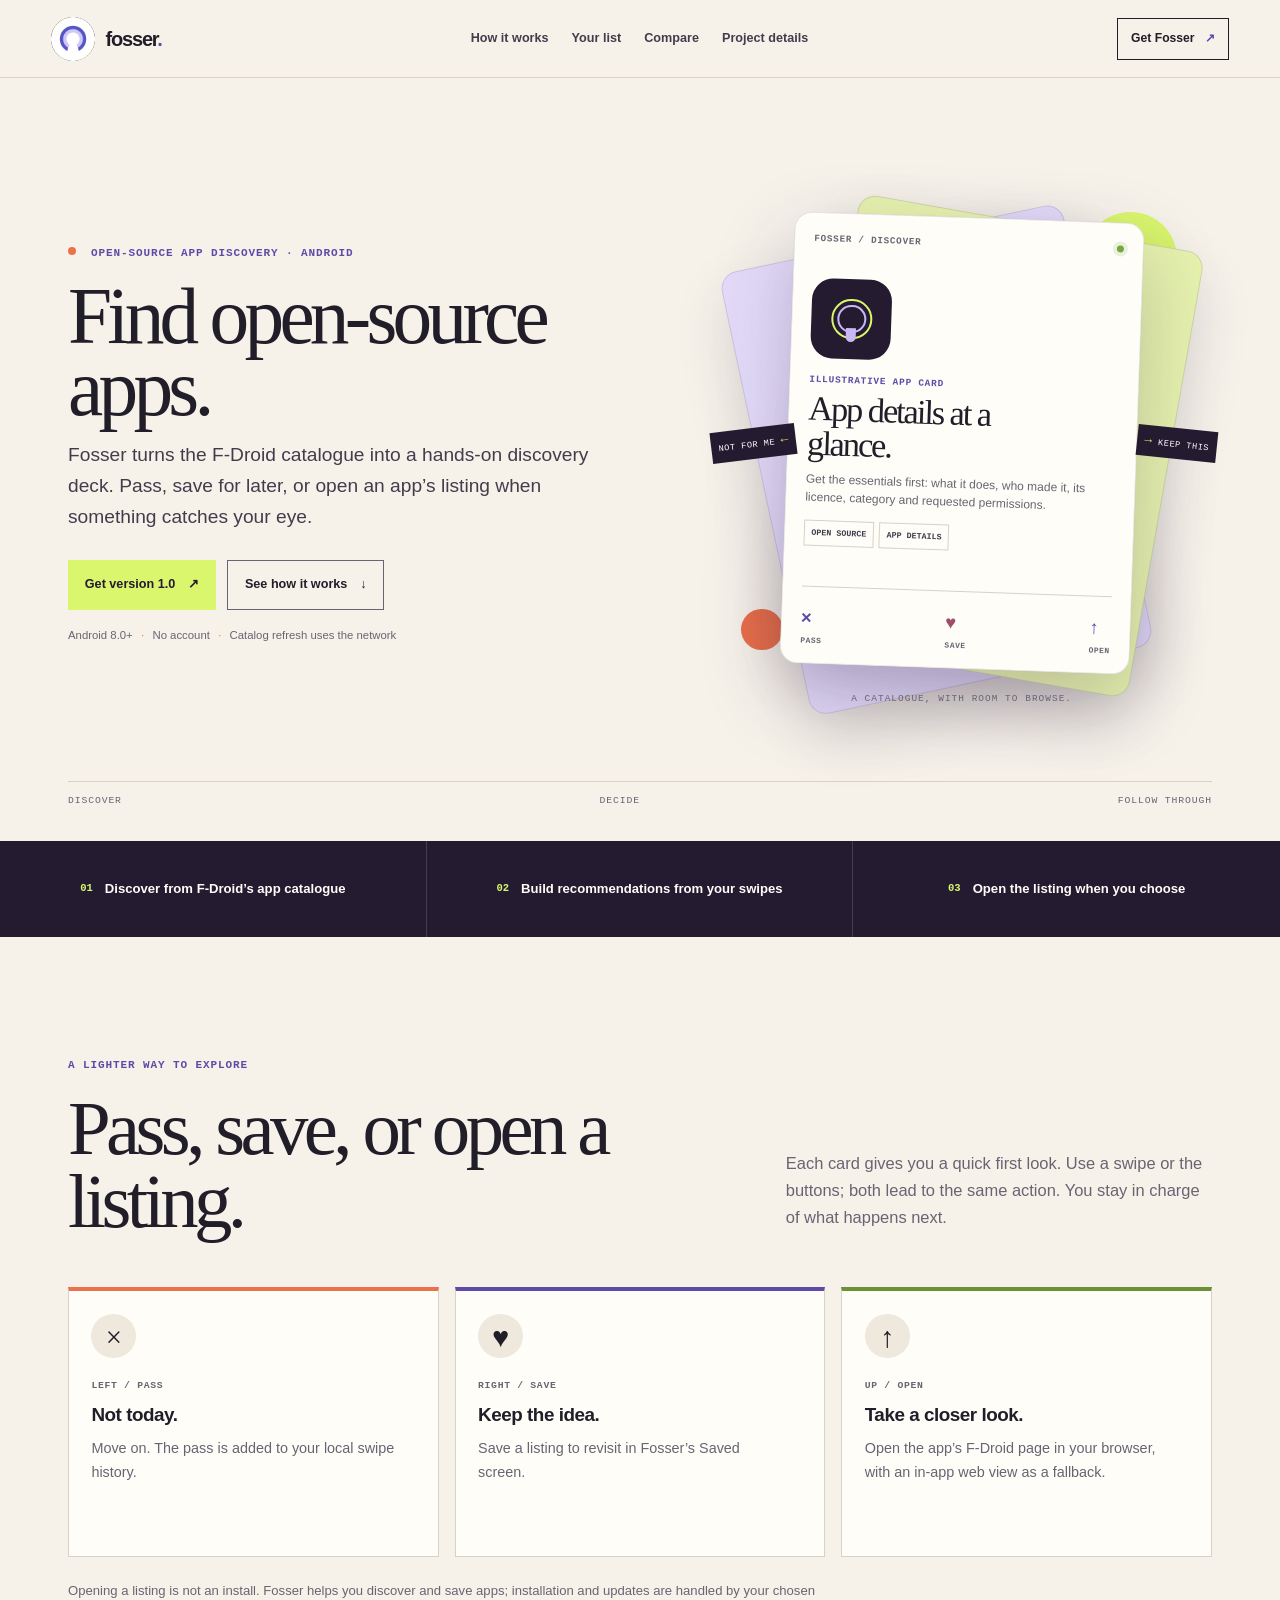
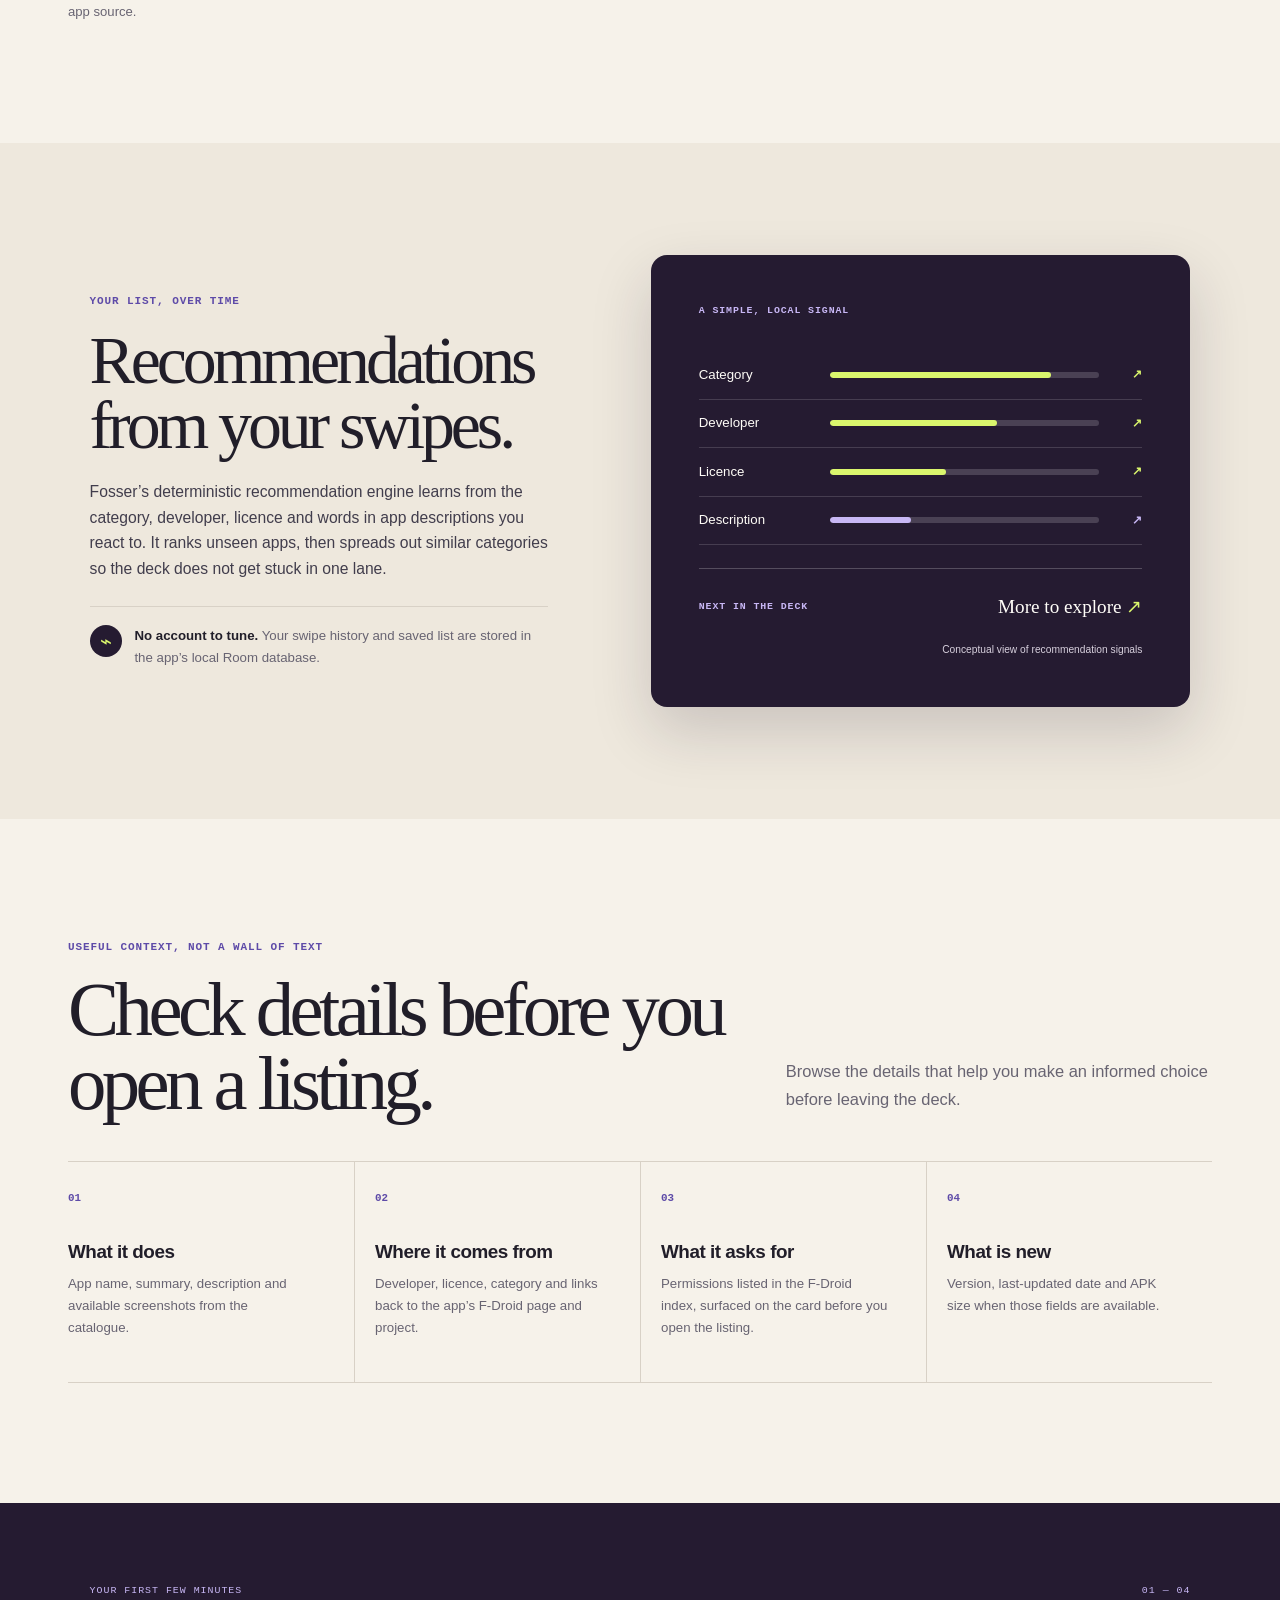
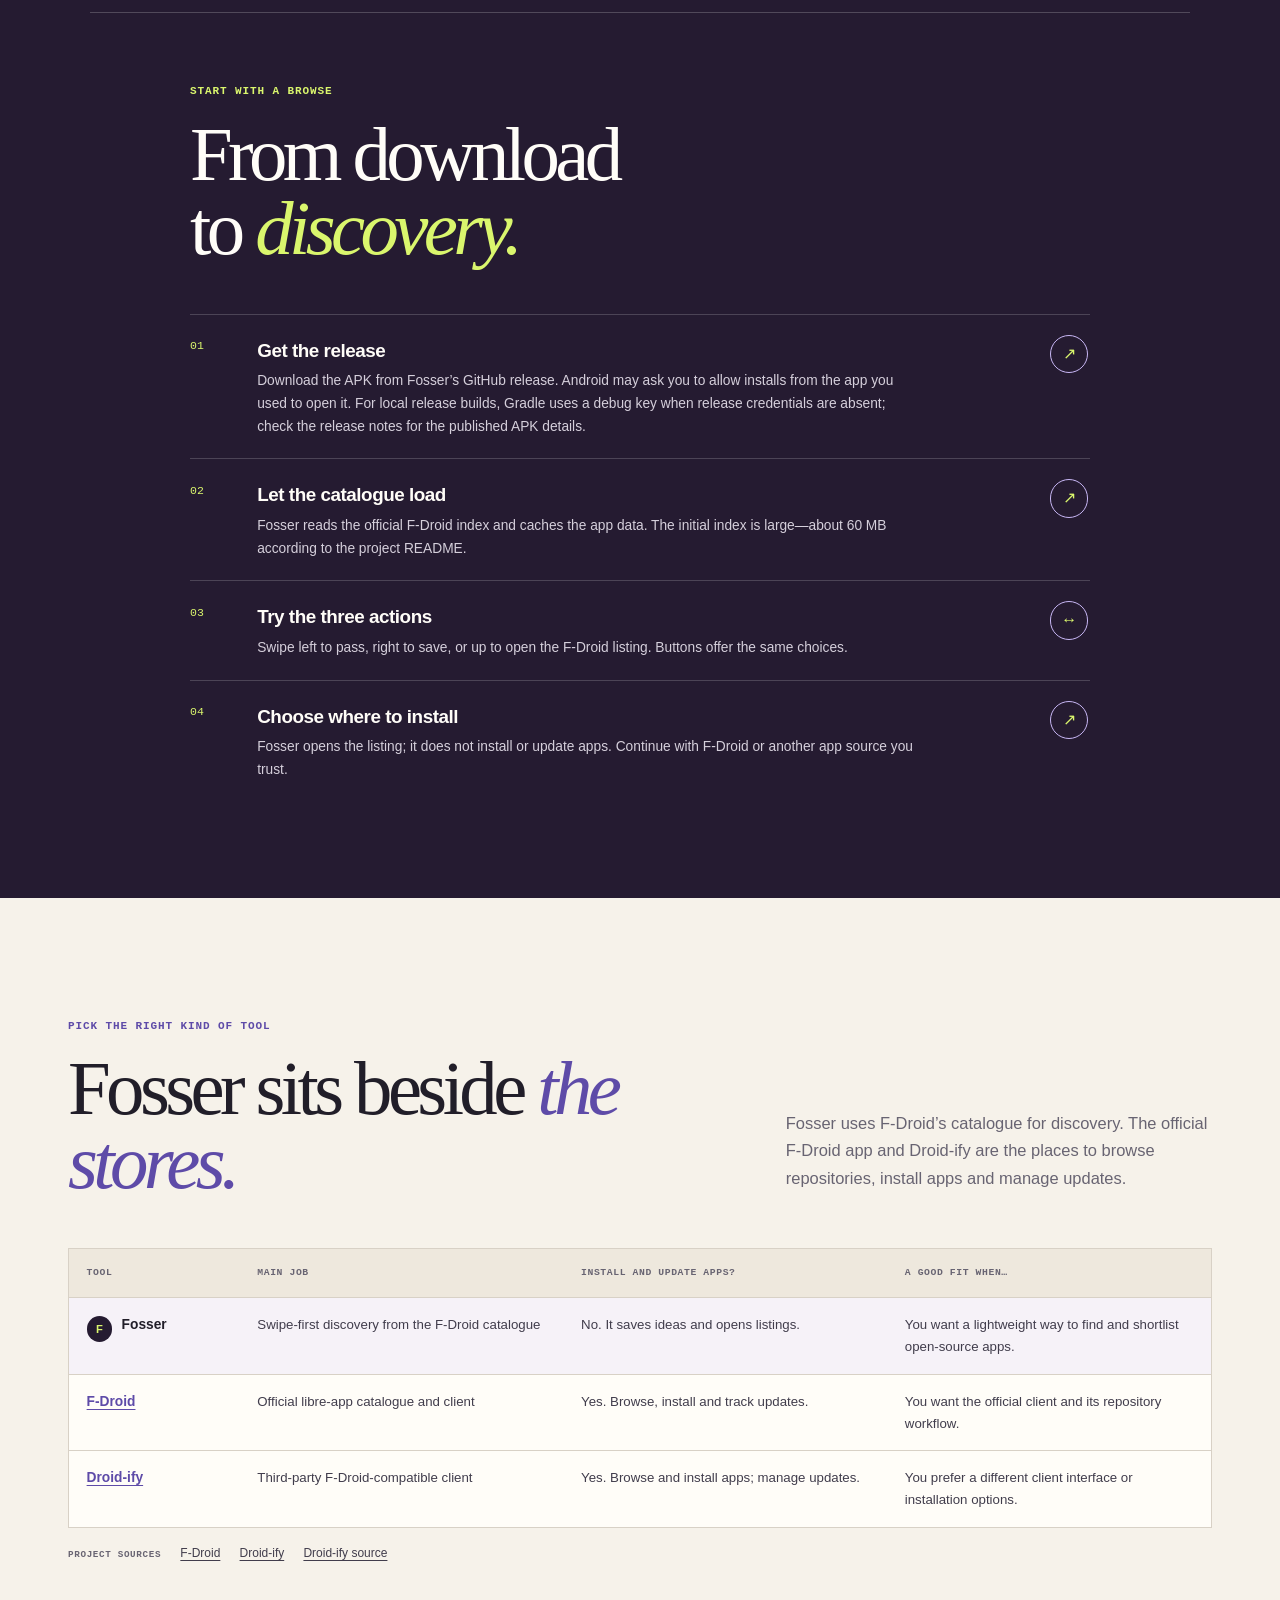
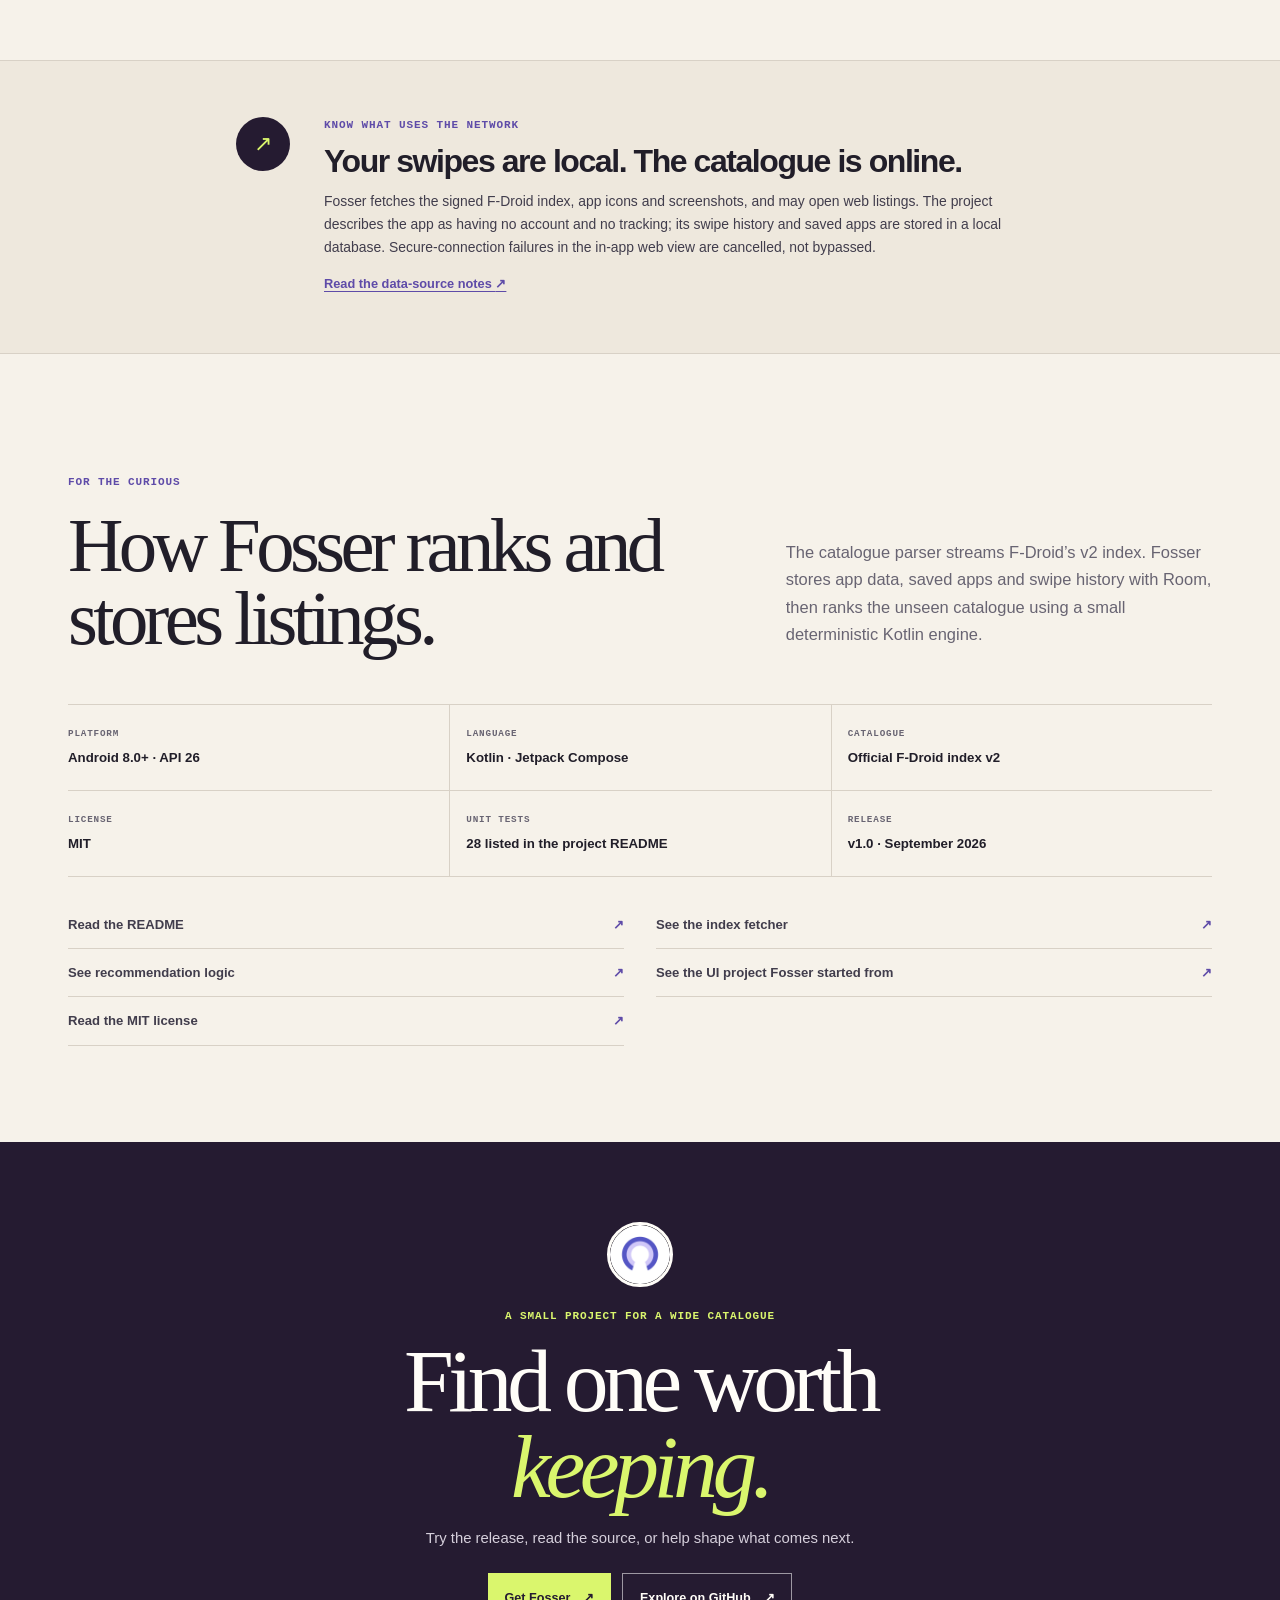
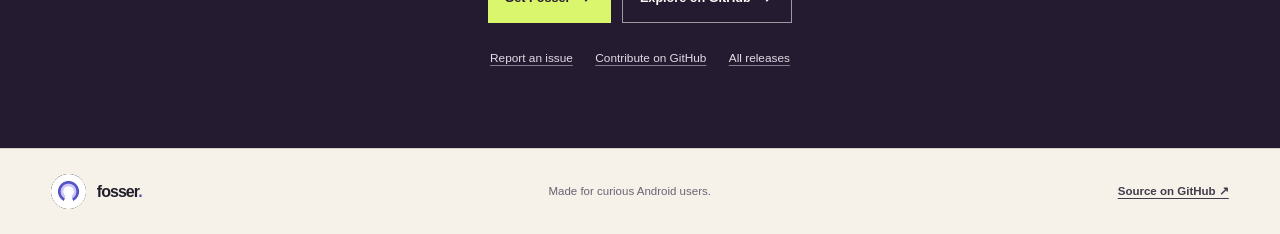
<file: website/index.html>
<!doctype html>
<html lang="en">
  <head>
    <meta charset="utf-8" />
    <meta name="viewport" content="width=device-width, initial-scale=1" />
    <meta
      name="description"
      content="Fosser is an Android app for finding open-source apps from F-Droid. Swipe through listings, save ideas on your device, then open a listing when ready."
    />
    <meta name="theme-color" content="#251b31" />
    <title>Fosser — discover open-source Android apps</title>
    <link rel="icon" href="assets/fosser-icon.png" type="image/png" />
    <link rel="stylesheet" href="assets/site.css" />
  <link rel="canonical" href="https://kenneth-cho-infosec.github.io/Fosser/">
    <meta property="og:type" content="website">
    <meta property="og:site_name" content="Fosser">
    <meta property="og:title" content="Fosser — discover open-source Android apps">
    <meta property="og:description" content="Fosser is an Android app for finding open-source apps from F-Droid. Swipe through listings, save ideas on your device, then open a listing when ready.">
    <meta property="og:url" content="https://kenneth-cho-infosec.github.io/Fosser/">
    <meta property="og:image" content="https://kenneth-cho-infosec.github.io/Fosser/assets/fosser-icon.png">
    <meta property="og:image:alt" content="Fosser application icon.">
    <meta name="twitter:card" content="summary">
    <meta name="twitter:title" content="Fosser — discover open-source Android apps">
    <meta name="twitter:description" content="Fosser is an Android app for finding open-source apps from F-Droid. Swipe through listings, save ideas on your device, then open a listing when ready.">
    <meta name="twitter:image" content="https://kenneth-cho-infosec.github.io/Fosser/assets/fosser-icon.png">
    <meta name="twitter:image:alt" content="Fosser application icon.">
    <script type="application/ld+json">{
  "@context": "https://schema.org",
  "@type": "SoftwareApplication",
  "name": "Fosser",
  "description": "Fosser is an Android app for finding open-source apps from F-Droid. Swipe through listings, save ideas on your device, then open a listing when ready.",
  "url": "https://kenneth-cho-infosec.github.io/Fosser/",
  "codeRepository": "https://github.com/Kenneth-Cho-InfoSec/Fosser",
  "applicationCategory": "UtilitiesApplication",
  "operatingSystem": "Android",
  "sameAs": "https://github.com/Kenneth-Cho-InfoSec/Fosser"
}</script>
</head>
  <body>
    <a class="skip-link" href="#main">Skip to content</a>

    <header class="site-header" id="top">
      <a class="brand" href="#top" aria-label="Fosser home">
        <img src="assets/fosser-icon.png" width="44" height="44" alt="" />
        <span>fosser<span class="brand__period">.</span></span>
      </a>
      <nav aria-label="Main navigation">
        <a href="#how">How it works</a>
        <a href="#your-list">Your list</a>
        <a href="#compare">Compare</a>
        <a href="#details">Project details</a>
      </nav>
      <a
        class="header-cta"
        href="https://github.com/Kenneth-Cho-InfoSec/Fosser/releases/tag/v1.0"
      >
        Get Fosser <span aria-hidden="true">↗</span>
      </a>
    </header>

    <main id="main">
      <section class="hero" aria-labelledby="hero-title">
        <div class="hero__copy">
          <p class="eyebrow">
            <span></span> OPEN-SOURCE APP DISCOVERY · ANDROID
          </p>
          <h1 id="hero-title">Find open-source apps.</h1>
          <p class="hero__lead">
            Fosser turns the F-Droid catalogue into a hands-on discovery deck.
            Pass, save for later, or open an app’s listing when something
            catches your eye.
          </p>
          <div class="hero__actions">
            <a
              class="button button--lime"
              href="https://github.com/Kenneth-Cho-InfoSec/Fosser/releases/tag/v1.0"
            >
              Get version 1.0 <span aria-hidden="true">↗</span>
            </a>
            <a class="button button--outline" href="#how"
              >See how it works <span aria-hidden="true">↓</span></a
            >
          </div>
          <p class="hero__note">
            Android 8.0+ <span>·</span> No account <span>·</span> Catalog
            refresh uses the network
          </p>
        </div>

        <div
          class="deck-art"
          role="img"
          aria-label="Illustration of Fosser’s pass, save, and open choices"
        >
          <div
            class="deck-art__orbit deck-art__orbit--one"
            aria-hidden="true"
          ></div>
          <div
            class="deck-art__orbit deck-art__orbit--two"
            aria-hidden="true"
          ></div>
          <article
            class="mini-card mini-card--back mini-card--back-left"
            aria-hidden="true"
          >
            <span class="mini-card__stamp">PASS</span>
          </article>
          <article
            class="mini-card mini-card--back mini-card--back-right"
            aria-hidden="true"
          >
            <span class="mini-card__stamp">SAVE</span>
          </article>
          <article class="mini-card mini-card--front">
            <div class="mini-card__top">
              <span>FOSSER / DISCOVER</span>
              <span class="live-dot" aria-hidden="true"></span>
            </div>
            <div class="mini-card__mark" aria-hidden="true"><i></i></div>
            <p class="mini-card__kicker">Illustrative app card</p>
            <h2>App details at a glance.</h2>
            <p class="mini-card__copy">
              Get the essentials first: what it does, who made it, its licence,
              category and requested permissions.
            </p>
            <div class="mini-card__tags" aria-hidden="true">
              <span>OPEN SOURCE</span><span>APP DETAILS</span>
            </div>
            <div class="mini-card__actions" aria-hidden="true">
              <span>× <small>PASS</small></span>
              <span>♥ <small>SAVE</small></span>
              <span>↑ <small>OPEN</small></span>
            </div>
          </article>
          <span class="deck-label deck-label--left">NOT FOR ME <b>←</b></span>
          <span class="deck-label deck-label--right"><b>→</b> KEEP THIS</span>
          <span class="deck-caption">A CATALOGUE, WITH ROOM TO BROWSE.</span>
        </div>

        <div class="hero__base" aria-hidden="true">
          <span>DISCOVER</span><span>DECIDE</span><span>FOLLOW THROUGH</span>
        </div>
      </section>

      <section class="intro-band" aria-label="What Fosser does">
        <p><span>01</span> Discover from F-Droid’s app catalogue</p>
        <p><span>02</span> Build recommendations from your swipes</p>
        <p><span>03</span> Open the listing when you choose</p>
      </section>

      <section class="section how" id="how" aria-labelledby="how-title">
        <div class="section-heading">
          <div>
            <p class="eyebrow">A lighter way to explore</p>
            <h2 id="how-title">Pass, save, or open a listing.</h2>
          </div>
          <p>
            Each card gives you a quick first look. Use a swipe or the buttons;
            both lead to the same action. You stay in charge of what happens
            next.
          </p>
        </div>

        <div class="action-grid">
          <article class="action-card action-card--pass">
            <div class="action-card__symbol" aria-hidden="true">×</div>
            <p class="action-card__number">LEFT / PASS</p>
            <h3>Not today.</h3>
            <p>Move on. The pass is added to your local swipe history.</p>
          </article>
          <article class="action-card action-card--save">
            <div class="action-card__symbol" aria-hidden="true">♥</div>
            <p class="action-card__number">RIGHT / SAVE</p>
            <h3>Keep the idea.</h3>
            <p>Save a listing to revisit in Fosser’s Saved screen.</p>
          </article>
          <article class="action-card action-card--open">
            <div class="action-card__symbol" aria-hidden="true">↑</div>
            <p class="action-card__number">UP / OPEN</p>
            <h3>Take a closer look.</h3>
            <p>
              Open the app’s F-Droid page in your browser, with an in-app web
              view as a fallback.
            </p>
          </article>
        </div>
        <p class="section-footnote">
          Opening a listing is not an install. Fosser helps you discover and
          save apps; installation and updates are handled by your chosen app
          source.
        </p>
      </section>

      <section
        class="signal-section"
        id="your-list"
        aria-labelledby="signal-title"
      >
        <div class="signal-copy">
          <p class="eyebrow">Your list, over time</p>
          <h2 id="signal-title">
            Recommendations from your swipes.
          </h2>
          <p>
            Fosser’s deterministic recommendation engine learns from the
            category, developer, licence and words in app descriptions you react
            to. It ranks unseen apps, then spreads out similar categories so the
            deck does not get stuck in one lane.
          </p>
          <div class="signal-note">
            <span class="signal-note__icon" aria-hidden="true">⌁</span>
            <p>
              <strong>No account to tune.</strong> Your swipe history and saved
              list are stored in the app’s local Room database.
            </p>
          </div>
        </div>
        <div class="signal-visual" aria-hidden="true">
          <p class="signal-visual__label">A SIMPLE, LOCAL SIGNAL</p>
          <div class="signal-row">
            <span>Category</span>
            <div><i style="--fill: 82%"></i></div>
            <b>↗</b>
          </div>
          <div class="signal-row">
            <span>Developer</span>
            <div><i style="--fill: 62%"></i></div>
            <b>↗</b>
          </div>
          <div class="signal-row">
            <span>Licence</span>
            <div><i style="--fill: 43%"></i></div>
            <b>↗</b>
          </div>
          <div class="signal-row signal-row--quiet">
            <span>Description</span>
            <div><i style="--fill: 30%"></i></div>
            <b>↗</b>
          </div>
          <div class="signal-visual__rule"></div>
          <p class="signal-visual__result">
            <span>NEXT IN THE DECK</span><b>More to explore <span>↗</span></b>
          </p>
          <p class="signal-visual__caption">
            Conceptual view of recommendation signals
          </p>
        </div>
      </section>

      <section class="section data-section" aria-labelledby="data-title">
        <div class="section-heading section-heading--compact">
          <div>
            <p class="eyebrow">Useful context, not a wall of text</p>
            <h2 id="data-title">Check details before you open a listing.</h2>
          </div>
          <p>
            Browse the details that help you make an informed choice before
            leaving the deck.
          </p>
        </div>
        <div class="detail-grid">
          <article>
            <span class="detail-icon" aria-hidden="true">01</span>
            <h3>What it does</h3>
            <p>
              App name, summary, description and available screenshots from the
              catalogue.
            </p>
          </article>
          <article>
            <span class="detail-icon" aria-hidden="true">02</span>
            <h3>Where it comes from</h3>
            <p>
              Developer, licence, category and links back to the app’s F-Droid
              page and project.
            </p>
          </article>
          <article>
            <span class="detail-icon" aria-hidden="true">03</span>
            <h3>What it asks for</h3>
            <p>
              Permissions listed in the F-Droid index, surfaced on the card
              before you open the listing.
            </p>
          </article>
          <article>
            <span class="detail-icon" aria-hidden="true">04</span>
            <h3>What is new</h3>
            <p>
              Version, last-updated date and APK size when those fields are
              available.
            </p>
          </article>
        </div>
      </section>

      <section class="guide-section" aria-labelledby="guide-title">
        <div class="guide-topline">
          <span>YOUR FIRST FEW MINUTES</span><span>01 — 04</span>
        </div>
        <div class="guide-heading">
          <p class="eyebrow">Start with a browse</p>
          <h2 id="guide-title">From download<br />to <em>discovery.</em></h2>
        </div>
        <ol class="steps">
          <li>
            <span>01</span>
            <div>
              <h3>Get the release</h3>
              <p>
                Download the APK from Fosser’s GitHub release. Android may ask
                you to allow installs from the app you used to open it. For
                local release builds, Gradle uses a debug key when release
                credentials are absent; check the release notes for the
                published APK details.
              </p>
            </div>
            <a
              href="https://github.com/Kenneth-Cho-InfoSec/Fosser/releases/tag/v1.0"
              aria-label="Open Fosser version 1.0 release"
              >↗</a
            >
          </li>
          <li>
            <span>02</span>
            <div>
              <h3>Let the catalogue load</h3>
              <p>
                Fosser reads the official F-Droid index and caches the app data.
                The initial index is large—about 60 MB according to the project
                README.
              </p>
            </div>
            <a
              href="https://f-droid.org/repo/index-v2.json"
              aria-label="View the F-Droid signed index"
              >↗</a
            >
          </li>
          <li>
            <span>03</span>
            <div>
              <h3>Try the three actions</h3>
              <p>
                Swipe left to pass, right to save, or up to open the F-Droid
                listing. Buttons offer the same choices.
              </p>
            </div>
            <span class="step-mark" aria-hidden="true">↔</span>
          </li>
          <li>
            <span>04</span>
            <div>
              <h3>Choose where to install</h3>
              <p>
                Fosser opens the listing; it does not install or update apps.
                Continue with F-Droid or another app source you trust.
              </p>
            </div>
            <a
              href="https://f-droid.org/packages/org.fdroid.fdroid/"
              aria-label="Learn about the official F-Droid client"
              >↗</a
            >
          </li>
        </ol>
      </section>

      <section
        class="section compare-section"
        id="compare"
        aria-labelledby="compare-title"
      >
        <div class="section-heading">
          <div>
            <p class="eyebrow">Pick the right kind of tool</p>
            <h2 id="compare-title">Fosser sits beside <em>the stores.</em></h2>
          </div>
          <p>
            Fosser uses F-Droid’s catalogue for discovery. The official F-Droid
            app and Droid-ify are the places to browse repositories, install
            apps and manage updates.
          </p>
        </div>
        <div
          class="table-scroll"
          role="region"
          aria-label="Comparison of Fosser, F-Droid and Droid-ify"
          tabindex="0"
        >
          <table>
            <thead>
              <tr>
                <th scope="col">Tool</th>
                <th scope="col">Main job</th>
                <th scope="col">Install and update apps?</th>
                <th scope="col">A good fit when…</th>
              </tr>
            </thead>
            <tbody>
              <tr class="row-fosser">
                <th scope="row"><span class="table-mark">F</span> Fosser</th>
                <td>Swipe-first discovery from the F-Droid catalogue</td>
                <td>No. It saves ideas and opens listings.</td>
                <td>
                  You want a lightweight way to find and shortlist open-source
                  apps.
                </td>
              </tr>
              <tr>
                <th scope="row">
                  <a href="https://f-droid.org/packages/org.fdroid.fdroid/"
                    >F-Droid</a
                  >
                </th>
                <td>Official libre-app catalogue and client</td>
                <td>Yes. Browse, install and track updates.</td>
                <td>
                  You want the official client and its repository workflow.
                </td>
              </tr>
              <tr>
                <th scope="row">
                  <a href="https://droidify.app/">Droid-ify</a>
                </th>
                <td>Third-party F-Droid-compatible client</td>
                <td>Yes. Browse and install apps; manage updates.</td>
                <td>
                  You prefer a different client interface or installation
                  options.
                </td>
              </tr>
            </tbody>
          </table>
        </div>
        <div class="compare-sources">
          <span>PROJECT SOURCES</span>
          <a href="https://f-droid.org/en/">F-Droid</a>
          <a href="https://droidify.app/">Droid-ify</a>
          <a href="https://github.com/Droid-ify/client">Droid-ify source</a>
        </div>
      </section>

      <section class="data-note" aria-labelledby="data-note-title">
        <div class="data-note__icon" aria-hidden="true">↗</div>
        <div>
          <p class="eyebrow">Know what uses the network</p>
          <h2 id="data-note-title">
            Your swipes are local. The catalogue is online.
          </h2>
          <p>
            Fosser fetches the signed F-Droid index, app icons and screenshots,
            and may open web listings. The project describes the app as having
            no account and no tracking; its swipe history and saved apps are
            stored in a local database. Secure-connection failures in the in-app
            web view are cancelled, not bypassed.
          </p>
          <a
            href="https://github.com/Kenneth-Cho-InfoSec/Fosser/blob/main/README.md#f-droid-data-source"
            >Read the data-source notes <span aria-hidden="true">↗</span></a
          >
        </div>
      </section>

      <section
        class="section details-section"
        id="details"
        aria-labelledby="details-title"
      >
        <div class="section-heading">
          <div>
            <p class="eyebrow">For the curious</p>
            <h2 id="details-title">
              How Fosser ranks and stores listings.
            </h2>
          </div>
          <p>
            The catalogue parser streams F-Droid’s v2 index. Fosser stores app
            data, saved apps and swipe history with Room, then ranks the unseen
            catalogue using a small deterministic Kotlin engine.
          </p>
        </div>
        <div class="project-facts">
          <div><span>PLATFORM</span><b>Android 8.0+ · API 26</b></div>
          <div><span>LANGUAGE</span><b>Kotlin · Jetpack Compose</b></div>
          <div><span>CATALOGUE</span><b>Official F-Droid index v2</b></div>
          <div><span>LICENSE</span><b>MIT</b></div>
          <div>
            <span>UNIT TESTS</span><b>28 listed in the project README</b>
          </div>
          <div><span>RELEASE</span><b>v1.0 · September 2026</b></div>
        </div>
        <div class="project-links">
          <a
            href="https://github.com/Kenneth-Cho-InfoSec/Fosser/blob/main/README.md"
            >Read the README <span>↗</span></a
          >
          <a
            href="https://github.com/Kenneth-Cho-InfoSec/Fosser/blob/main/app/src/main/java/org/fosser/app/data/remote/fdroid/FdroidIndexFetcher.kt"
            >See the index fetcher <span>↗</span></a
          >
          <a
            href="https://github.com/Kenneth-Cho-InfoSec/Fosser/blob/main/app/src/main/java/org/fosser/app/domain/recommendation/RecommendationEngine.kt"
            >See recommendation logic <span>↗</span></a
          >
          <a href="https://github.com/alejandro-piguave/TinderCloneCompose"
            >See the UI project Fosser started from <span>↗</span></a
          >
          <a
            href="https://github.com/Kenneth-Cho-InfoSec/Fosser/blob/main/LICENSE"
            >Read the MIT license <span>↗</span></a
          >
        </div>
      </section>

      <section class="closing" id="community" aria-labelledby="closing-title">
        <img src="assets/fosser-icon.png" width="72" height="72" alt="" />
        <p class="eyebrow">A small project for a wide catalogue</p>
        <h2 id="closing-title">Find one worth<br /><em>keeping.</em></h2>
        <p>Try the release, read the source, or help shape what comes next.</p>
        <div class="closing__actions">
          <a
            class="button button--lime"
            href="https://github.com/Kenneth-Cho-InfoSec/Fosser/releases/tag/v1.0"
            >Get Fosser <span aria-hidden="true">↗</span></a
          >
          <a
            class="button button--dark-outline"
            href="https://github.com/Kenneth-Cho-InfoSec/Fosser"
            >Explore on GitHub <span aria-hidden="true">↗</span></a
          >
        </div>
        <div class="closing__links">
          <a href="https://github.com/Kenneth-Cho-InfoSec/Fosser/issues"
            >Report an issue</a
          >
          <a href="https://github.com/Kenneth-Cho-InfoSec/Fosser"
            >Contribute on GitHub</a
          >
          <a href="https://github.com/Kenneth-Cho-InfoSec/Fosser/releases"
            >All releases</a
          >
        </div>
      </section>
    </main>

    <footer class="site-footer">
      <a class="brand brand--footer" href="#top"
        ><img src="assets/fosser-icon.png" width="36" height="36" alt="" /><span
          >fosser<span class="brand__period">.</span></span
        ></a
      >
      <span>Made for curious Android users.</span>
      <a href="https://github.com/Kenneth-Cho-InfoSec/Fosser"
        >Source on GitHub ↗</a
      >
    </footer>
  </body>
</html>
</file>
<file: website/assets/site.css>
@charset "UTF-8";

:root {
  color-scheme: light dark;
  --paper: #f6f2ea;
  --paper-alt: #eee8dd;
  --card: #fffdf8;
  --ink: #211e29;
  --ink-soft: #413d4c;
  --muted: #686472;
  --line: #d8d1c6;
  --plum: #251b31;
  --plum-soft: #352941;
  --violet: #c8b7f5;
  --violet-deep: #5e4ba8;
  --lime: #daf66d;
  --orange: #eb704b;
  --max: 1240px;
  --sans: "Avenir Next", Avenir, "Segoe UI", sans-serif;
  --serif:
    "Iowan Old Style", "Palatino Linotype", "Book Antiqua", Georgia, serif;
  --mono: "SFMono-Regular", Consolas, "Liberation Mono", monospace;
}

* {
  box-sizing: border-box;
}

html {
  scroll-behavior: smooth;
  scroll-padding-top: 5.5rem;
}

body {
  margin: 0;
  background: var(--paper);
  color: var(--ink);
  font-family: var(--sans);
  font-size: 16px;
  line-height: 1.65;
}

img {
  display: block;
  max-width: 100%;
}

a {
  color: var(--violet-deep);
  text-decoration-thickness: 1px;
  text-underline-offset: 0.22em;
}

a:hover {
  color: var(--orange);
}

a:focus-visible,
.table-scroll:focus-visible {
  outline: 3px solid var(--violet-deep);
  outline-offset: 4px;
  border-radius: 3px;
}

::selection {
  background: var(--violet);
  color: var(--plum);
}

.skip-link {
  position: absolute;
  z-index: 20;
  top: 0.6rem;
  left: 0.6rem;
  padding: 0.65rem 1rem;
  transform: translateY(-160%);
  background: var(--lime);
  color: var(--plum);
  font-weight: 750;
}

.skip-link:focus {
  transform: translateY(0);
}

.site-header {
  position: relative;
  z-index: 4;
  display: flex;
  min-height: 78px;
  align-items: center;
  justify-content: space-between;
  gap: 1.5rem;
  padding: 0.7rem max(4vw, calc((100vw - var(--max)) / 2));
  border-bottom: 1px solid var(--line);
  background: var(--paper);
}

.brand {
  display: inline-flex;
  flex: 0 0 auto;
  align-items: center;
  gap: 0.65rem;
  color: var(--ink);
  font-size: 1.25rem;
  font-weight: 850;
  letter-spacing: -0.06em;
  line-height: 1;
  text-decoration: none;
}

.brand img {
  width: 2.75rem;
  height: 2.75rem;
  border-radius: 50%;
}

.brand__period {
  color: var(--violet-deep);
}

.site-header nav {
  display: flex;
  flex-wrap: wrap;
  justify-content: center;
  gap: 0.5rem clamp(0.75rem, 1.8vw, 1.5rem);
}

.site-header nav a {
  color: var(--ink-soft);
  font-size: 0.79rem;
  font-weight: 700;
  text-decoration: none;
}

.site-header nav a:hover {
  color: var(--violet-deep);
}

.header-cta {
  display: inline-flex;
  min-height: 42px;
  flex: 0 0 auto;
  align-items: center;
  gap: 0.65rem;
  padding: 0.48rem 0.8rem;
  border: 1px solid var(--ink);
  color: var(--ink);
  font-size: 0.76rem;
  font-weight: 750;
  text-decoration: none;
}

.header-cta span {
  color: var(--violet-deep);
}

.header-cta:hover {
  border-color: var(--violet-deep);
}

.hero {
  position: relative;
  display: grid;
  grid-template-columns: minmax(0, 1fr) minmax(400px, 0.88fr);
  align-items: center;
  gap: clamp(2rem, 5.8vw, 6rem);
  max-width: var(--max);
  min-height: 710px;
  margin: 0 auto;
  padding: 5.6rem 3rem 7.4rem;
}

.hero__copy {
  position: relative;
  z-index: 1;
  max-width: 660px;
}

.eyebrow {
  margin: 0 0 1.1rem;
  color: var(--violet-deep);
  font-family: var(--mono);
  font-size: 0.69rem;
  font-weight: 700;
  letter-spacing: 0.08em;
  line-height: 1.55;
  text-transform: uppercase;
}

.eyebrow > span:first-child {
  display: inline-block;
  width: 0.52rem;
  height: 0.52rem;
  margin-right: 0.45rem;
  border-radius: 50%;
  background: var(--orange);
  vertical-align: 0.04rem;
}

h1,
h2,
h3,
p {
  margin-top: 0;
}

h1,
h2 {
  margin-bottom: 1rem;
  font-family: var(--serif);
  font-weight: 500;
  letter-spacing: -0.06em;
}

h1 {
  max-width: 680px;
  font-size: clamp(3.5rem, 6.2vw, 6rem);
  line-height: 0.91;
}

h1 em,
h2 em {
  color: var(--violet-deep);
  font-weight: 500;
}

.hero__lead {
  max-width: 560px;
  margin-bottom: 1.7rem;
  color: var(--ink-soft);
  font-size: clamp(1.03rem, 1.5vw, 1.22rem);
  line-height: 1.6;
}

.hero__actions,
.closing__actions {
  display: flex;
  flex-wrap: wrap;
  align-items: center;
  gap: 0.7rem;
}

.button {
  display: inline-flex;
  min-height: 50px;
  align-items: center;
  justify-content: center;
  gap: 0.8rem;
  padding: 0.8rem 1.05rem;
  font-size: 0.79rem;
  font-weight: 800;
  text-decoration: none;
  transition:
    transform 160ms ease,
    background-color 160ms ease,
    border-color 160ms ease;
}

.button:hover {
  transform: translateY(-2px);
}

.button--lime {
  background: var(--lime);
  color: var(--plum);
}

.button--lime:hover {
  background: #c6eb4f;
  color: var(--plum);
}

.button--outline {
  border: 1px solid var(--muted);
  color: var(--ink);
}

.button--outline:hover {
  border-color: var(--violet-deep);
  color: var(--violet-deep);
}

.hero__note {
  margin: 1.05rem 0 0;
  color: var(--muted);
  font-size: 0.71rem;
}

.hero__note span {
  padding: 0 0.32rem;
  color: var(--orange);
}

.deck-art {
  position: relative;
  display: grid;
  min-height: 555px;
  place-items: center;
  isolation: isolate;
}

.deck-art::before {
  position: absolute;
  z-index: -2;
  top: 9%;
  left: 10%;
  width: 78%;
  height: 78%;
  border: 1px solid color-mix(in srgb, var(--violet-deep) 25%, transparent);
  border-radius: 50%;
  content: "";
}

.deck-art::after {
  position: absolute;
  z-index: -2;
  top: 15%;
  left: 16%;
  width: 66%;
  height: 66%;
  border: 1px dashed color-mix(in srgb, var(--orange) 46%, transparent);
  border-radius: 50%;
  content: "";
  transform: rotate(-17deg);
}

.deck-art__orbit {
  position: absolute;
  z-index: -1;
  border-radius: 50%;
}

.deck-art__orbit--one {
  top: 8%;
  right: 7%;
  width: 5.8rem;
  height: 5.8rem;
  background: var(--lime);
}

.deck-art__orbit--two {
  bottom: 13%;
  left: 6%;
  width: 2.6rem;
  height: 2.6rem;
  background: var(--orange);
}

.mini-card {
  position: absolute;
  width: min(72%, 350px);
  min-height: 452px;
  border: 1px solid rgba(37, 27, 49, 0.12);
  border-radius: 1.1rem;
}

.mini-card--back {
  display: grid;
  place-items: center;
  background: #e4dbfa;
  box-shadow: 0 26px 60px rgba(49, 35, 66, 0.14);
}

.mini-card--back-left {
  transform: rotate(-12deg) translate(-8%, 2%);
}

.mini-card--back-right {
  background: #e6f2ae;
  transform: rotate(10deg) translate(9%, -1%);
}

.mini-card__stamp {
  display: grid;
  width: 8.5rem;
  height: 8.5rem;
  place-items: center;
  border: 2px solid currentColor;
  border-radius: 50%;
  color: var(--violet-deep);
  font-family: var(--mono);
  font-size: 1.25rem;
  font-weight: 800;
  letter-spacing: 0.1em;
  transform: rotate(-17deg);
}

.mini-card--front {
  display: flex;
  flex-direction: column;
  align-items: flex-start;
  padding: 1.1rem 1.2rem 1rem;
  background: var(--card);
  box-shadow: 0 30px 80px rgba(49, 35, 66, 0.24);
  transform: rotate(2deg) translateY(-2px);
}

.mini-card__top {
  display: flex;
  width: 100%;
  align-items: center;
  justify-content: space-between;
  color: var(--muted);
  font-family: var(--mono);
  font-size: 0.58rem;
  font-weight: 700;
  letter-spacing: 0.08em;
}

.live-dot {
  width: 0.45rem;
  height: 0.45rem;
  border-radius: 50%;
  background: #73a93e;
  box-shadow: 0 0 0 4px rgba(115, 169, 62, 0.15);
}

.mini-card__mark {
  position: relative;
  display: grid;
  width: 5rem;
  height: 5rem;
  margin: 2rem 0 0.9rem;
  place-items: center;
  border-radius: 1.35rem;
  background: var(--plum);
}

.mini-card__mark::before,
.mini-card__mark::after,
.mini-card__mark i {
  position: absolute;
  display: block;
  width: 2.3rem;
  height: 2.3rem;
  border: 2px solid var(--lime);
  border-radius: 50%;
  content: "";
}

.mini-card__mark::after {
  width: 1.55rem;
  height: 1.55rem;
  border-color: var(--violet);
}

.mini-card__mark i {
  width: 0.6rem;
  height: 0.9rem;
  border: 0;
  border-radius: 0 0 0.35rem 0.35rem;
  background: var(--violet);
  transform: translateY(1rem);
}

.mini-card__kicker {
  margin-bottom: 0.2rem;
  color: var(--violet-deep);
  font-family: var(--mono);
  font-size: 0.59rem;
  font-weight: 750;
  letter-spacing: 0.08em;
  text-transform: uppercase;
}

.mini-card h2 {
  max-width: 270px;
  margin-bottom: 0.5rem;
  color: var(--ink);
  font-family: var(--serif);
  font-size: 2.15rem;
  line-height: 1.03;
}

.mini-card__copy {
  margin-bottom: 0.9rem;
  color: var(--muted);
  font-size: 0.75rem;
  line-height: 1.5;
}

.mini-card__tags {
  display: flex;
  flex-wrap: wrap;
  gap: 0.35rem;
}

.mini-card__tags span {
  padding: 0.3rem 0.4rem;
  border: 1px solid var(--line);
  color: var(--ink-soft);
  font-family: var(--mono);
  font-size: 0.52rem;
  font-weight: 700;
}

.mini-card__actions {
  display: flex;
  width: 100%;
  justify-content: space-between;
  margin-top: auto;
  padding-top: 1rem;
  border-top: 1px solid var(--line);
  color: var(--violet-deep);
  font-size: 1.15rem;
  font-weight: 700;
}

.mini-card__actions span:nth-child(2) {
  color: #9b4f69;
}

.mini-card__actions small {
  display: block;
  color: var(--muted);
  font-family: var(--mono);
  font-size: 0.5rem;
  letter-spacing: 0.06em;
}

.deck-label {
  position: absolute;
  z-index: 2;
  top: 47%;
  padding: 0.3rem 0.45rem;
  background: var(--plum);
  color: white;
  font-family: var(--mono);
  font-size: 0.54rem;
  letter-spacing: 0.06em;
  white-space: nowrap;
}

.deck-label b {
  color: var(--lime);
  font-size: 0.8rem;
}

.deck-label--left {
  left: 0;
  transform: rotate(-7deg);
}

.deck-label--right {
  right: -0.3rem;
  transform: rotate(6deg);
}

.deck-caption {
  position: absolute;
  bottom: 1rem;
  left: 50%;
  color: var(--muted);
  font-family: var(--mono);
  font-size: 0.59rem;
  letter-spacing: 0.11em;
  text-align: center;
  transform: translateX(-50%);
  white-space: nowrap;
}

.hero__base {
  position: absolute;
  right: 3rem;
  bottom: 2rem;
  left: 3rem;
  display: flex;
  justify-content: space-between;
  padding-top: 0.7rem;
  border-top: 1px solid var(--line);
  color: var(--muted);
  font-family: var(--mono);
  font-size: 0.61rem;
  letter-spacing: 0.09em;
}

.intro-band {
  display: grid;
  grid-template-columns: repeat(3, 1fr);
  background: var(--plum);
  color: #fffdf8;
}

.intro-band p {
  display: flex;
  min-height: 96px;
  align-items: center;
  justify-content: center;
  gap: 0.75rem;
  margin: 0;
  padding: 1rem;
  border-right: 1px solid rgba(255, 255, 255, 0.15);
  font-size: 0.82rem;
  font-weight: 600;
}

.intro-band p:last-child {
  border: 0;
}

.intro-band span {
  color: var(--lime);
  font-family: var(--mono);
  font-size: 0.66rem;
}

.section {
  max-width: var(--max);
  margin: 0 auto;
  padding: 7.5rem 3rem;
}

.section-heading {
  display: grid;
  grid-template-columns: 1.1fr 0.7fr;
  align-items: end;
  gap: 3rem;
  margin-bottom: 3rem;
}

.section-heading h2,
.signal-copy h2,
.guide-heading h2,
.closing h2 {
  margin-bottom: 0;
  font-size: clamp(3rem, 6vw, 5.7rem);
  line-height: 0.96;
}

.section-heading > p {
  max-width: 450px;
  margin: 0 0 0.5rem;
  color: var(--muted);
  font-size: 1.03rem;
}

.action-grid {
  display: grid;
  grid-template-columns: repeat(3, 1fr);
  gap: 1rem;
}

.action-card {
  min-height: 270px;
  padding: 1.4rem;
  border: 1px solid var(--line);
  background: var(--card);
}

.action-card--pass {
  border-top: 4px solid var(--orange);
}

.action-card--save {
  border-top: 4px solid var(--violet-deep);
}

.action-card--open {
  border-top: 4px solid #6d9036;
}

.action-card__symbol {
  display: grid;
  width: 2.8rem;
  height: 2.8rem;
  margin-bottom: 1.2rem;
  place-items: center;
  border-radius: 50%;
  background: var(--paper-alt);
  color: var(--ink);
  font-family: var(--serif);
  font-size: 1.8rem;
}

.action-card__number {
  margin-bottom: 0.35rem;
  color: var(--muted);
  font-family: var(--mono);
  font-size: 0.61rem;
  font-weight: 700;
  letter-spacing: 0.07em;
}

.action-card h3,
.detail-grid h3,
.steps h3 {
  margin-bottom: 0.4rem;
  font-size: 1.18rem;
  letter-spacing: -0.025em;
}

.action-card > p:last-child {
  max-width: 310px;
  margin-bottom: 0;
  color: var(--muted);
  font-size: 0.9rem;
}

.section-footnote {
  max-width: 750px;
  margin: 1.4rem 0 0;
  color: var(--muted);
  font-size: 0.82rem;
}

.signal-section {
  display: grid;
  grid-template-columns: 0.85fr 1fr;
  align-items: center;
  gap: clamp(3rem, 8vw, 8rem);
  padding: 7rem max(7vw, calc((100vw - var(--max)) / 2 + 3rem));
  background: var(--paper-alt);
}

.signal-copy h2 {
  max-width: 580px;
  margin: 0 0 1.3rem;
  font-size: clamp(3rem, 5.3vw, 5.3rem);
}

.signal-copy > p:not(.eyebrow) {
  max-width: 550px;
  color: var(--ink-soft);
  font-size: 0.98rem;
}

.signal-note {
  display: flex;
  max-width: 530px;
  align-items: flex-start;
  gap: 0.8rem;
  margin-top: 1.5rem;
  padding-top: 1.1rem;
  border-top: 1px solid var(--line);
}

.signal-note__icon {
  display: grid;
  width: 2rem;
  height: 2rem;
  flex: 0 0 auto;
  place-items: center;
  border-radius: 50%;
  background: var(--plum);
  color: var(--lime);
  font-size: 1.25rem;
}

.signal-note p {
  margin: 0;
  color: var(--muted);
  font-size: 0.83rem;
}

.signal-note strong {
  color: var(--ink);
}

.signal-visual {
  padding: clamp(1.5rem, 4vw, 3rem);
  border-radius: 1rem;
  background: var(--plum);
  box-shadow: 0 24px 60px rgba(37, 27, 49, 0.18);
  color: #fffdf8;
}

.signal-visual__label,
.signal-visual__result > span {
  color: var(--violet);
  font-family: var(--mono);
  font-size: 0.62rem;
  font-weight: 700;
  letter-spacing: 0.09em;
}

.signal-visual__label {
  margin-bottom: 2rem;
}

.signal-row {
  display: grid;
  grid-template-columns: 7.5rem minmax(0, 1fr) 2rem;
  align-items: center;
  gap: 0.7rem;
  padding: 0.8rem 0;
  border-bottom: 1px solid rgba(255, 255, 255, 0.15);
  color: #fffdf8;
  font-size: 0.83rem;
}

.signal-row > div {
  height: 0.38rem;
  overflow: hidden;
  border-radius: 1rem;
  background: rgba(255, 255, 255, 0.17);
}

.signal-row i {
  display: block;
  width: var(--fill);
  height: 100%;
  border-radius: inherit;
  background: var(--lime);
}

.signal-row b {
  color: var(--lime);
  font-family: var(--mono);
  font-size: 0.72rem;
  text-align: right;
}

.signal-row--quiet i {
  background: var(--violet);
}

.signal-row--quiet b {
  color: var(--violet);
}

.signal-visual__rule {
  height: 1px;
  margin: 1.4rem 0;
  background: rgba(255, 255, 255, 0.22);
}

.signal-visual__result {
  display: flex;
  align-items: center;
  justify-content: space-between;
  gap: 1rem;
  margin: 0;
}

.signal-visual__result b {
  color: #fffdf8;
  font-family: var(--serif);
  font-size: 1.2rem;
  font-weight: 500;
}

.signal-visual__result b span {
  color: var(--lime);
}

.signal-visual__caption {
  margin: 1.2rem 0 0;
  color: #d7d0dd;
  font-size: 0.64rem;
  text-align: right;
}

.section-heading--compact {
  margin-bottom: 2.5rem;
}

.detail-grid {
  display: grid;
  grid-template-columns: repeat(4, 1fr);
  border-top: 1px solid var(--line);
  border-bottom: 1px solid var(--line);
}

.detail-grid article {
  min-height: 220px;
  padding: 1.35rem 1.25rem 1.5rem 0;
}

.detail-grid article + article {
  padding-left: 1.25rem;
  border-left: 1px solid var(--line);
}

.detail-icon {
  display: inline-block;
  margin-bottom: 1.7rem;
  color: var(--violet-deep);
  font-family: var(--mono);
  font-size: 0.68rem;
  font-weight: 700;
}

.detail-grid p {
  max-width: 230px;
  margin-bottom: 0;
  color: var(--muted);
  font-size: 0.83rem;
}

.guide-section {
  padding: 5rem max(7vw, calc((100vw - var(--max)) / 2 + 3rem)) 6rem;
  background: var(--plum);
  color: #fffdf8;
}

.guide-topline {
  display: flex;
  justify-content: space-between;
  padding-bottom: 0.8rem;
  border-bottom: 1px solid rgba(255, 255, 255, 0.2);
  color: var(--violet);
  font-family: var(--mono);
  font-size: 0.62rem;
  letter-spacing: 0.1em;
}

.guide-heading {
  max-width: 900px;
  margin: 4.4rem auto 3rem;
}

.guide-heading .eyebrow {
  color: var(--lime);
}

.guide-heading h2 em {
  color: var(--lime);
}

.steps {
  max-width: 900px;
  margin: 0 auto;
  padding: 0;
  list-style: none;
}

.steps li {
  display: grid;
  grid-template-columns: 3rem minmax(0, 1fr) 2.5rem;
  align-items: start;
  gap: 1.2rem;
  padding: 1.25rem 0;
  border-top: 1px solid rgba(255, 255, 255, 0.18);
}

.steps li > span:first-child {
  padding-top: 0.12rem;
  color: var(--lime);
  font-family: var(--mono);
  font-size: 0.72rem;
}

.steps h3 {
  margin-bottom: 0.28rem;
  color: #fffdf8;
}

.steps p {
  max-width: 660px;
  margin-bottom: 0;
  color: #d5cfdb;
  font-size: 0.86rem;
}

.steps li > a,
.step-mark {
  display: grid;
  width: 2.4rem;
  height: 2.4rem;
  place-items: center;
  border: 1px solid var(--violet);
  border-radius: 50%;
  color: var(--lime);
  font-size: 1rem;
  text-decoration: none;
}

.steps li > a:hover {
  border-color: var(--lime);
}

.compare-section {
  padding-bottom: 6rem;
}

.table-scroll {
  overflow-x: auto;
  border: 1px solid var(--line);
  background: var(--card);
  scrollbar-color: var(--violet-deep) var(--paper-alt);
}

table {
  width: 100%;
  min-width: 760px;
  border-collapse: collapse;
  text-align: left;
}

th,
td {
  padding: 1rem 1.1rem;
  border-bottom: 1px solid var(--line);
  vertical-align: top;
}

thead th {
  background: var(--paper-alt);
  color: var(--muted);
  font-family: var(--mono);
  font-size: 0.61rem;
  font-weight: 700;
  letter-spacing: 0.06em;
  text-transform: uppercase;
}

tbody th {
  min-width: 145px;
  color: var(--ink);
  font-size: 0.86rem;
  white-space: nowrap;
}

tbody td {
  max-width: 275px;
  color: var(--ink-soft);
  font-size: 0.83rem;
}

tbody tr:last-child th,
tbody tr:last-child td {
  border-bottom: 0;
}

.row-fosser {
  background: color-mix(in srgb, var(--violet) 16%, var(--card));
}

.table-mark {
  display: inline-grid;
  width: 1.6rem;
  height: 1.6rem;
  margin-right: 0.35rem;
  place-items: center;
  border-radius: 50%;
  background: var(--plum);
  color: var(--lime);
  font-size: 0.7rem;
  vertical-align: -0.25rem;
}

.compare-sources {
  display: flex;
  flex-wrap: wrap;
  align-items: center;
  gap: 0.7rem 1.2rem;
  padding-top: 1rem;
  color: var(--muted);
  font-size: 0.75rem;
}

.compare-sources > span {
  font-family: var(--mono);
  font-size: 0.58rem;
  font-weight: 700;
  letter-spacing: 0.07em;
}

.compare-sources a {
  color: var(--ink-soft);
}

.data-note {
  display: grid;
  grid-template-columns: 4rem minmax(0, 720px);
  justify-content: center;
  gap: 1.5rem;
  padding: 3.5rem max(7vw, calc((100vw - var(--max)) / 2 + 3rem));
  border-top: 1px solid var(--line);
  border-bottom: 1px solid var(--line);
  background: var(--paper-alt);
}

.data-note__icon {
  display: grid;
  width: 3.4rem;
  height: 3.4rem;
  place-items: center;
  border-radius: 50%;
  background: var(--plum);
  color: var(--lime);
  font-size: 1.35rem;
}

.data-note .eyebrow {
  margin-bottom: 0.55rem;
}

.data-note h2 {
  margin-bottom: 0.6rem;
  font-family: var(--sans);
  font-size: clamp(1.4rem, 2.7vw, 2rem);
  font-weight: 760;
  letter-spacing: -0.045em;
  line-height: 1.18;
}

.data-note p:not(.eyebrow) {
  margin-bottom: 0.7rem;
  color: var(--ink-soft);
  font-size: 0.87rem;
}

.data-note a {
  font-size: 0.8rem;
  font-weight: 700;
}

.details-section {
  padding-bottom: 6rem;
}

.project-facts {
  display: grid;
  grid-template-columns: repeat(3, 1fr);
  border-top: 1px solid var(--line);
}

.project-facts div {
  display: flex;
  min-height: 86px;
  flex-direction: column;
  justify-content: center;
  gap: 0.35rem;
  padding: 0.9rem 1rem 0.9rem 0;
  border-bottom: 1px solid var(--line);
}

.project-facts div:not(:nth-child(3n + 1)) {
  padding-left: 1rem;
  border-left: 1px solid var(--line);
}

.project-facts span {
  color: var(--muted);
  font-family: var(--mono);
  font-size: 0.58rem;
  font-weight: 700;
  letter-spacing: 0.09em;
}

.project-facts b {
  color: var(--ink);
  font-size: 0.83rem;
  font-weight: 650;
}

.project-links {
  display: grid;
  grid-template-columns: repeat(2, 1fr);
  gap: 0 2rem;
  margin-top: 1.5rem;
}

.project-links a {
  display: flex;
  justify-content: space-between;
  gap: 1rem;
  padding: 0.8rem 0;
  border-bottom: 1px solid var(--line);
  color: var(--ink-soft);
  font-size: 0.82rem;
  font-weight: 650;
  text-decoration: none;
}

.project-links a span {
  color: var(--violet-deep);
}

.project-links a:hover {
  color: var(--violet-deep);
}

.closing {
  display: flex;
  min-height: 560px;
  flex-direction: column;
  align-items: center;
  justify-content: center;
  padding: 5rem 1.5rem;
  background: var(--plum);
  color: #fffdf8;
  text-align: center;
}

.closing > img {
  width: 4.1rem;
  height: 4.1rem;
  margin-bottom: 1.3rem;
  border: 3px solid #fffdf8;
  border-radius: 50%;
}

.closing .eyebrow {
  margin-bottom: 0.8rem;
  color: var(--lime);
}

.closing h2 {
  font-size: clamp(3.5rem, 7vw, 6.3rem);
}

.closing h2 em {
  color: var(--lime);
}

.closing > p:not(.eyebrow) {
  margin: 1rem 0 1.4rem;
  color: #d5cfdb;
  font-size: 0.93rem;
}

.button--dark-outline {
  border: 1px solid rgba(255, 255, 255, 0.55);
  color: #fffdf8;
}

.button--dark-outline:hover {
  border-color: var(--lime);
  color: var(--lime);
}

.closing__links {
  display: flex;
  flex-wrap: wrap;
  justify-content: center;
  gap: 0.7rem 1.4rem;
  margin-top: 1.6rem;
}

.closing__links a {
  color: #e1dce6;
  font-size: 0.74rem;
  text-decoration-color: rgba(225, 220, 230, 0.5);
}

.closing__links a:hover {
  color: var(--lime);
}

.site-footer {
  display: flex;
  min-height: 86px;
  align-items: center;
  justify-content: space-between;
  gap: 1rem;
  padding: 1rem max(4vw, calc((100vw - var(--max)) / 2));
  border-top: 1px solid var(--line);
  background: var(--paper);
  color: var(--muted);
  font-size: 0.72rem;
}

.brand--footer {
  font-size: 1rem;
}

.brand--footer img {
  width: 2.2rem;
  height: 2.2rem;
}

.site-footer > a:last-child {
  color: var(--ink-soft);
  font-weight: 650;
}

@media (prefers-color-scheme: dark) {
  :root {
    --paper: #17151c;
    --paper-alt: #211d27;
    --card: #26222d;
    --ink: #f3eff5;
    --ink-soft: #ddd7e3;
    --muted: #b8b0c0;
    --line: #48404f;
    --violet: #d6c5ff;
    --violet-deep: #d2c1ff;
    --lime: #dafa70;
    --orange: #ffa17f;
  }

  .mini-card--back {
    background: #594b6c;
  }

  .mini-card--back-right {
    background: #4a5531;
  }

  .mini-card--front {
    --card: #fffdf8;
    --ink: #211e29;
    --ink-soft: #413d4c;
    --muted: #686472;
    --line: #d8d1c6;
    --violet-deep: #5e4ba8;
  }

  .button--outline {
    border-color: #88808f;
    color: var(--ink);
  }

  .action-card--open {
    border-top-color: #b2da6e;
  }

  .row-fosser {
    background: color-mix(in srgb, var(--violet-deep) 14%, var(--card));
  }
}

@media (max-width: 1000px) {
  .site-header {
    flex-wrap: wrap;
    gap: 0.55rem 1rem;
    padding-right: 2rem;
    padding-left: 2rem;
  }

  .site-header nav {
    order: 3;
    width: 100%;
    justify-content: flex-start;
    padding: 0.3rem 0 0.2rem;
  }

  .hero {
    grid-template-columns: minmax(0, 1fr) minmax(330px, 0.82fr);
    min-height: 660px;
    padding: 4.7rem 2rem 6.8rem;
  }

  .deck-art {
    min-height: 500px;
  }

  .mini-card {
    min-height: 420px;
  }

  .section {
    padding-right: 2rem;
    padding-left: 2rem;
  }

  .signal-section,
  .guide-section,
  .data-note {
    padding-right: 2rem;
    padding-left: 2rem;
  }
}

@media (max-width: 720px) {
  .site-header {
    padding-right: 1rem;
    padding-left: 1rem;
  }

  .brand {
    font-size: 1.1rem;
  }

  .brand img {
    width: 2.45rem;
    height: 2.45rem;
  }

  .site-header nav {
    gap: 0.45rem 1rem;
  }

  .site-header nav a {
    font-size: 0.74rem;
  }

  .hero {
    display: block;
    min-height: auto;
    padding: 4rem 1.2rem 5.8rem;
    overflow: hidden;
  }

  h1 {
    max-width: 560px;
    font-size: clamp(3.25rem, 13vw, 5.3rem);
  }

  .hero__lead {
    max-width: 520px;
    font-size: 1rem;
  }

  .hero__note {
    line-height: 1.8;
  }

  .deck-art {
    min-height: 500px;
    margin: 0.8rem -1rem 0;
    overflow: hidden;
  }

  .mini-card {
    width: min(76%, 330px);
    min-height: 410px;
  }

  .mini-card--front {
    padding: 0.9rem 1rem 0.85rem;
  }

  .mini-card__mark {
    width: 4.25rem;
    height: 4.25rem;
    margin-top: 1.5rem;
  }

  .mini-card h2 {
    font-size: 1.85rem;
  }

  .deck-label--left {
    display: none;
  }

  .deck-label--right {
    display: none;
  }

  .hero__base {
    right: 1.2rem;
    left: 1.2rem;
    font-size: 0.53rem;
  }

  .intro-band {
    grid-template-columns: 1fr;
    padding: 0.4rem 1.2rem;
  }

  .intro-band p {
    min-height: 58px;
    justify-content: flex-start;
    padding: 0.7rem 0;
    border-right: 0;
    border-bottom: 1px solid rgba(255, 255, 255, 0.15);
    font-size: 0.78rem;
  }

  .section {
    padding: 5rem 1.2rem;
  }

  .section-heading {
    grid-template-columns: 1fr;
    gap: 1rem;
    margin-bottom: 2rem;
  }

  .section-heading h2,
  .signal-copy h2,
  .guide-heading h2,
  .closing h2 {
    font-size: clamp(3rem, 12vw, 4.5rem);
  }

  .section-heading > p {
    max-width: 540px;
  }

  .action-grid {
    grid-template-columns: 1fr;
  }

  .action-card {
    min-height: 0;
  }

  .action-card__symbol {
    margin-bottom: 0.8rem;
  }

  .signal-section {
    grid-template-columns: 1fr;
    gap: 2rem;
    padding: 5rem 1.2rem;
  }

  .signal-visual {
    padding: 1.4rem;
  }

  .signal-row {
    grid-template-columns: 6rem minmax(0, 1fr) 1.6rem;
    gap: 0.5rem;
    font-size: 0.74rem;
  }

  .detail-grid {
    grid-template-columns: repeat(2, 1fr);
  }

  .detail-grid article {
    min-height: 190px;
    padding: 1rem 0.8rem 1.2rem 0;
  }

  .detail-grid article + article {
    padding-left: 0.8rem;
  }

  .detail-grid article:nth-child(3) {
    padding-left: 0;
    border-left: 0;
  }

  .detail-grid article:nth-child(n + 3) {
    border-top: 1px solid var(--line);
  }

  .detail-icon {
    margin-bottom: 1.2rem;
  }

  .guide-section {
    padding: 3.5rem 1.2rem 4rem;
  }

  .guide-heading {
    margin: 3.2rem 0 2.4rem;
  }

  .steps li {
    grid-template-columns: 2rem minmax(0, 1fr) 2.2rem;
    gap: 0.65rem;
  }

  .steps li > a,
  .step-mark {
    width: 2rem;
    height: 2rem;
  }

  .compare-section {
    padding-bottom: 4.5rem;
  }

  .table-scroll {
    margin-right: -0.4rem;
  }

  .compare-sources {
    gap: 0.6rem 0.9rem;
  }

  .data-note {
    grid-template-columns: 2.7rem minmax(0, 1fr);
    gap: 0.9rem;
    padding: 2.4rem 1.2rem;
  }

  .data-note__icon {
    width: 2.5rem;
    height: 2.5rem;
    font-size: 1rem;
  }

  .project-facts {
    grid-template-columns: repeat(2, 1fr);
  }

  .project-facts div {
    min-height: 78px;
    padding-right: 0.5rem;
  }

  .project-facts div:not(:nth-child(3n + 1)) {
    padding-left: 0.7rem;
  }

  .project-facts div:nth-child(2n) {
    padding-left: 0.7rem;
    border-left: 1px solid var(--line);
  }

  .project-facts div:nth-child(2n + 1) {
    padding-left: 0;
    border-left: 0;
  }

  .project-facts b {
    font-size: 0.75rem;
  }

  .project-links {
    grid-template-columns: 1fr;
  }

  .closing {
    min-height: 500px;
    padding: 4rem 1.2rem;
  }

  .closing__actions {
    width: 100%;
    max-width: 370px;
    flex-direction: column;
  }

  .closing__actions .button {
    width: 100%;
  }

  .site-footer {
    flex-wrap: wrap;
    justify-content: center;
    padding: 1rem;
    text-align: center;
  }

  .site-footer > span {
    flex: 1 0 100%;
    order: 3;
  }
}

@media (min-width: 721px) and (max-width: 1000px) {
  .hero h1 {
    font-size: 2.6rem;
  }
}

@media (max-width: 370px) {
  .header-cta {
    min-height: 38px;
    padding: 0.35rem 0.55rem;
    font-size: 0.69rem;
  }

  .hero__actions .button {
    width: 100%;
  }

  .deck-art {
    min-height: 455px;
  }

  .mini-card {
    min-height: 380px;
  }

  .mini-card__copy {
    font-size: 0.7rem;
  }

  .deck-label {
    font-size: 0.48rem;
  }

  .hero__base {
    font-size: 0.46rem;
  }
}

@media (prefers-reduced-motion: reduce) {
  *,
  *::before,
  *::after {
    scroll-behavior: auto !important;
    animation: none !important;
    transition: none !important;
  }
}
</file>
